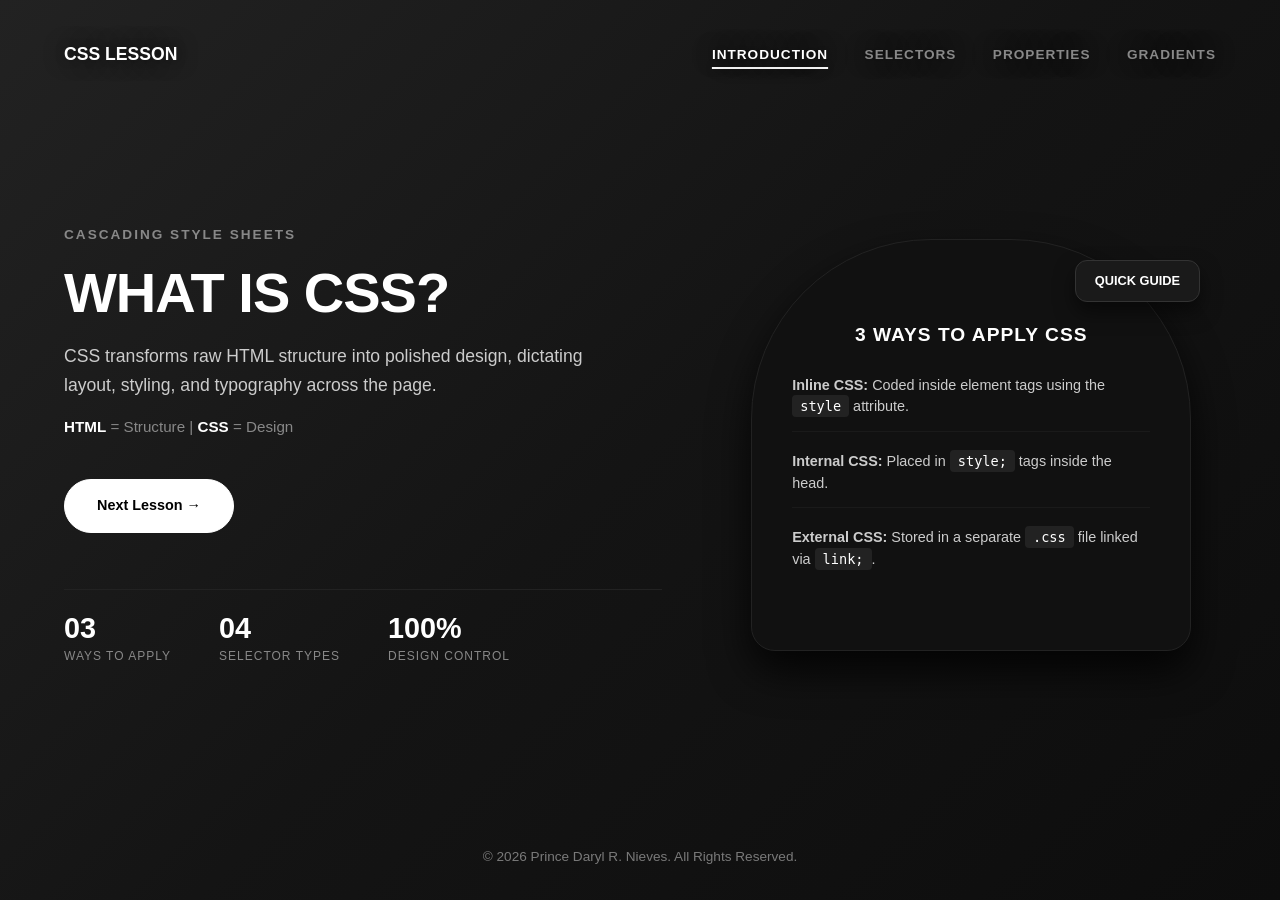
<file: index.html>
<!DOCTYPE html>
<html lang="en">
<head>
    <meta charset="UTF-8">
    <meta name="viewport" content="width=device-width, initial-scale=1.0">
    <title>Introduction - CSS Lesson Part 1 V2</title>
    <link rel="stylesheet" href="css/style.css">
</head>
<body>
    <!-- Header Section -->
    <header class="navbar">
        <div class="logo">
            <h2>CSS LESSON</h2>
        </div>
        <nav class="nav-links">
            <a href="index.html" class="active">INTRODUCTION</a>
            <a href="pages/selectors.html">SELECTORS</a>
            <a href="pages/properties.html">PROPERTIES</a>
            <a href="pages/gradients.html">GRADIENTS</a>
        </nav>
    </header>

    <!-- Main Section -->
    <main class="hero-container">
        <!-- Left Content -->
        <div class="hero-left">
            <p class="tagline">Cascading Style Sheets</p>
            <h1 class="main-title">What is CSS?</h1>
            <p class="description">CSS transforms raw HTML structure into polished design, dictating layout, styling, and typography across the page.</p>
            <p class="sub-description"><strong>HTML</strong> = Structure | <strong>CSS</strong> = Design</p>
            
            <div class="action-group">
                <a href="pages/selectors.html" class="cta-button">Next Lesson →</a>
            </div>

            <!-- Stats Bar -->
            <div class="stats-bar">
                <div class="stat-item">
                    <h4>03</h4>
                    <p>WAYS TO APPLY</p>
                </div>
                <div class="stat-item">
                    <h4>04</h4>
                    <p>SELECTOR TYPES</p>
                </div>
                <div class="stat-item">
                    <h4>100%</h4>
                    <p>DESIGN CONTROL</p>
                </div>
            </div>
        </div>

        <!-- Right Content -->
        <div class="hero-right">
            <div class="preview-card">
                <div class="floating-badge">QUICK GUIDE</div>
                <h3>3 Ways to Apply CSS</h3>
                <ul>
                    <li><strong>Inline CSS:</strong> Coded inside element tags using the <code>style</code> attribute.</li>
                    <li><strong>Internal CSS:</strong> Placed in <code>style;</style></code> tags inside the head.</li>
                    <li><strong>External CSS:</strong> Stored in a separate <code>.css</code> file linked via <code>link;</code>.</li>
                </ul>
            </div>
        </div>
    </main>

    <!-- Footer Section -->
    <footer>
        <p>© 2026 Prince Daryl R. Nieves. All Rights Reserved.</p>
    </footer>
</body>
</html>
</file>
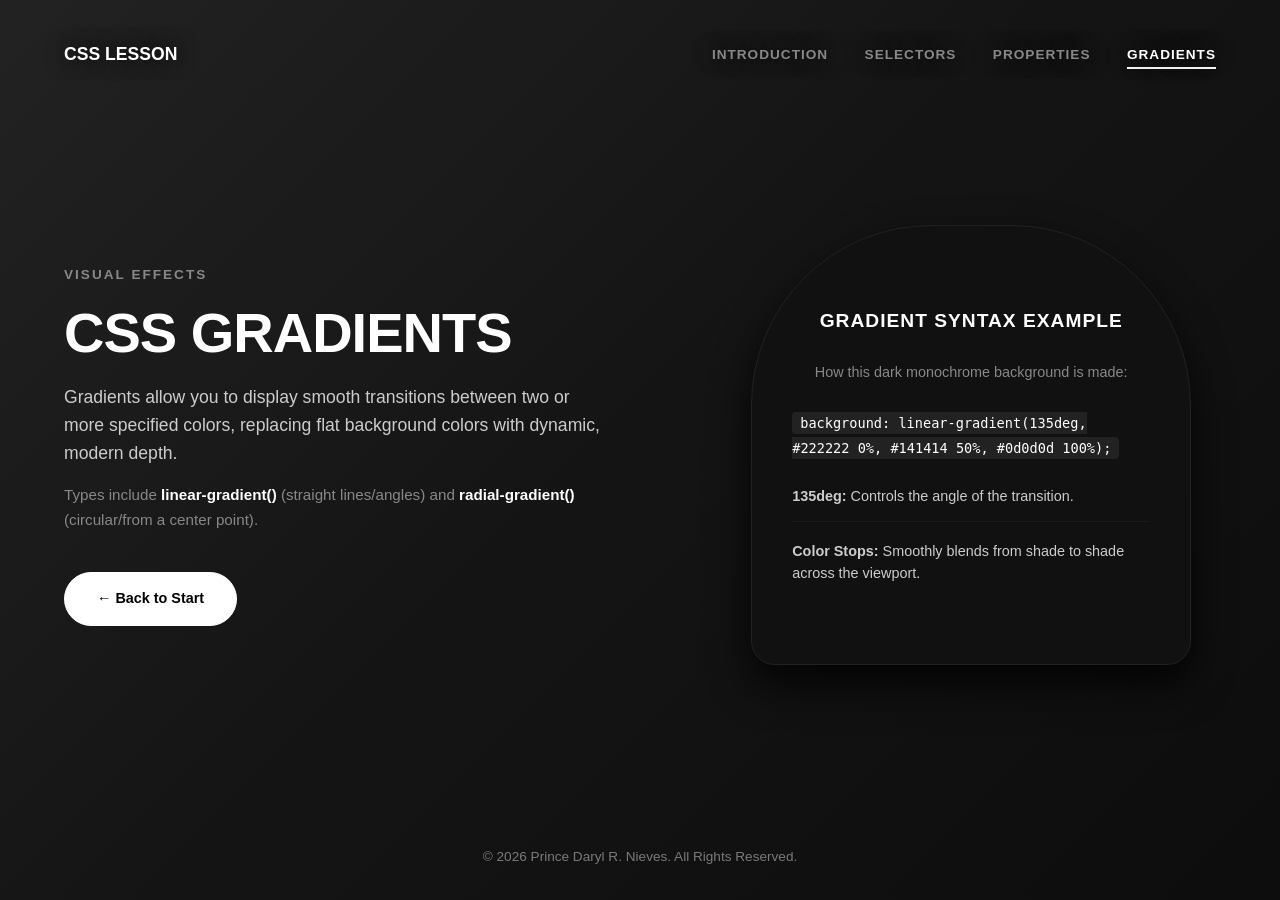
<file: pages/gradients.html>
<!DOCTYPE html>
<html lang="en">
<head>
    <meta charset="UTF-8">
    <meta name="viewport" content="width=device-width, initial-scale=1.0">
    <title>Gradients - CSS Lesson Part 1 V2</title>
    <link rel="stylesheet" href="../css/style.css">
</head>
<body>
    <!-- Header Section -->
    <header class="navbar">
        <div class="logo">
            <h2>CSS LESSON</h2>
        </div>
        <nav class="nav-links">
            <a href="../index.html">Introduction</a>
            <a href="selectors.html">Selectors</a>
            <a href="properties.html">Properties</a>
            <a href="gradients.html" class="active">Gradients</a>
        </nav>
    </header>

    <!-- Main Section -->
    <main class="hero-container">
        <!-- Left Content -->
        <div class="hero-left">
            <p class="tagline">Visual Effects</p>
            <h1 class="main-title">CSS Gradients</h1>
            <p class="description">Gradients allow you to display smooth transitions between two or more specified colors, replacing flat background colors with dynamic, modern depth.</p>
            <p class="sub-description">Types include <strong>linear-gradient()</strong> (straight lines/angles) and <strong>radial-gradient()</strong> (circular/from a center point).</p>
            <a href="../index.html" class="cta-button">← Back to Start</a>
        </div>

        <!-- Right Content -->
        <div class="hero-right">
            <div class="preview-card">
                <h3>Gradient Syntax Example</h3>
                <p>How this dark monochrome background is made:</p>
                <br>
                <code>background: linear-gradient(135deg, #222222 0%, #141414 50%, #0d0d0d 100%);</code>
                <br><br>
                <ul>
                    <li><strong>135deg:</strong> Controls the angle of the transition.</li>
                    <li><strong>Color Stops:</strong> Smoothly blends from shade to shade across the viewport.</li>
                </ul>
            </div>
        </div>
    </main>

    <!-- Footer Section -->
    <footer>
        <p>© 2026 Prince Daryl R. Nieves. All Rights Reserved.</p>
    </footer>
</body>
</html>
</file>
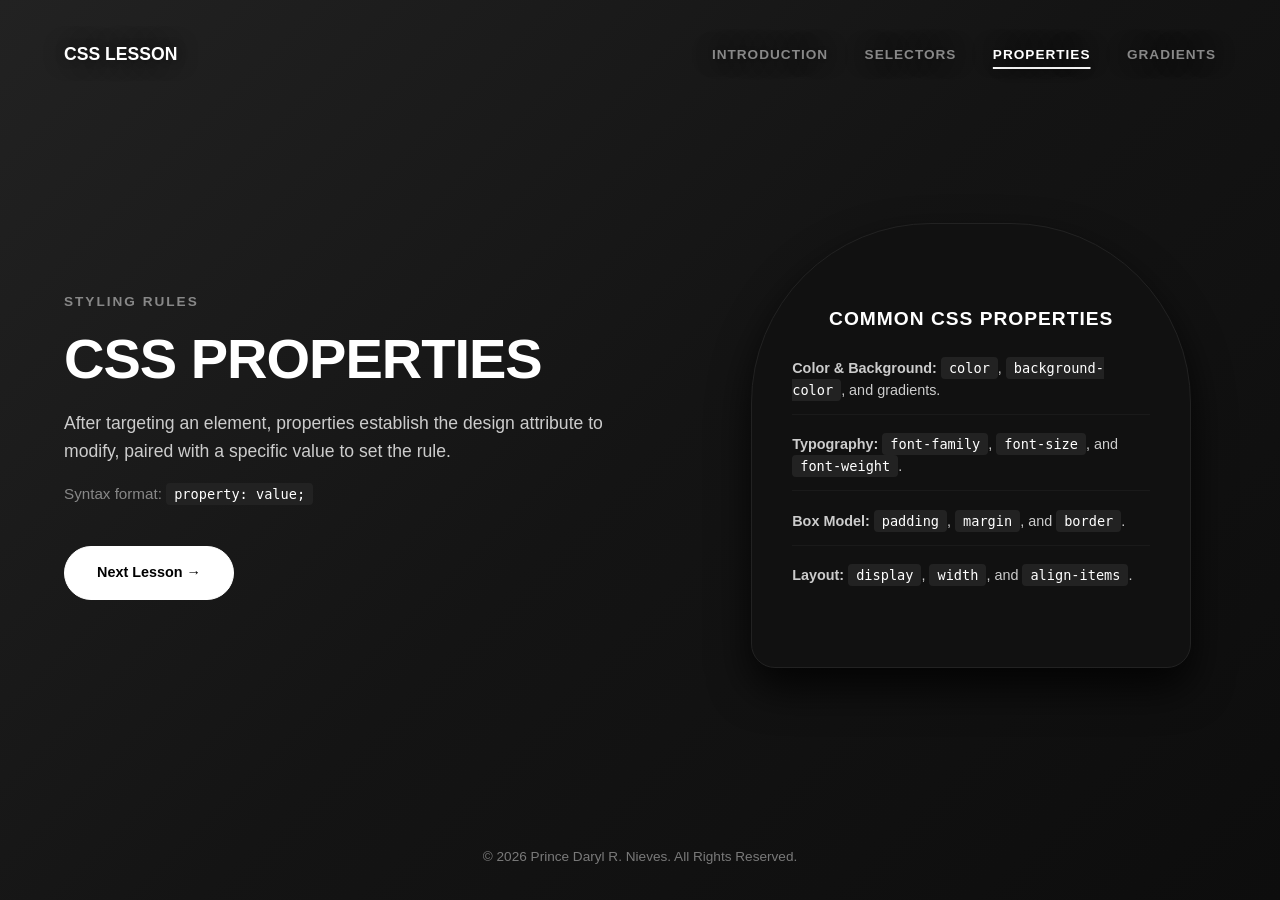
<file: pages/properties.html>
<!DOCTYPE html>
<html lang="en">
<head>
    <meta charset="UTF-8">
    <meta name="viewport" content="width=device-width, initial-scale=1.0">
    <title>Properties - CSS Lesson Part 1 V2</title>
    <link rel="stylesheet" href="../css/style.css">
</head>
<body>
    <!-- Header Section -->
    <header class="navbar">
        <div class="logo">
            <h2>CSS LESSON</h2>
        </div>
        <nav class="nav-links">
            <a href="../index.html">Introduction</a>
            <a href="selectors.html">Selectors</a>
            <a href="properties.html" class="active">Properties</a>
            <a href="gradients.html">Gradients</a>
        </nav>
    </header>

    <!-- Main Section -->
    <main class="hero-container">
        <!-- Left Content -->
        <div class="hero-left">
            <p class="tagline">Styling Rules</p>
            <h1 class="main-title">CSS Properties</h1>
            <p class="description">After targeting an element, properties establish the design attribute to modify, paired with a specific value to set the rule.</p>
            <p class="sub-description">Syntax format: <code>property: value;</code></p>
            <a href="gradients.html" class="cta-button">Next Lesson →</a>
        </div>

        <!-- Right Content -->
        <div class="hero-right">
            <div class="preview-card">
                <h3>Common CSS Properties</h3>
                <ul>
                    <li><strong>Color & Background:</strong> <code>color</code>, <code>background-color</code>, and gradients.</li>
                    <li><strong>Typography:</strong> <code>font-family</code>, <code>font-size</code>, and <code>font-weight</code>.</li>
                    <li><strong>Box Model:</strong> <code>padding</code>, <code>margin</code>, and <code>border</code>.</li>
                    <li><strong>Layout:</strong> <code>display</code>, <code>width</code>, and <code>align-items</code>.</li>
                </ul>
            </div>
        </div>
    </main>

    <!-- Footer Section -->
    <footer>
        <p>© 2026 Prince Daryl R. Nieves. All Rights Reserved.</p>
    </footer>
</body>
</html>
</file>
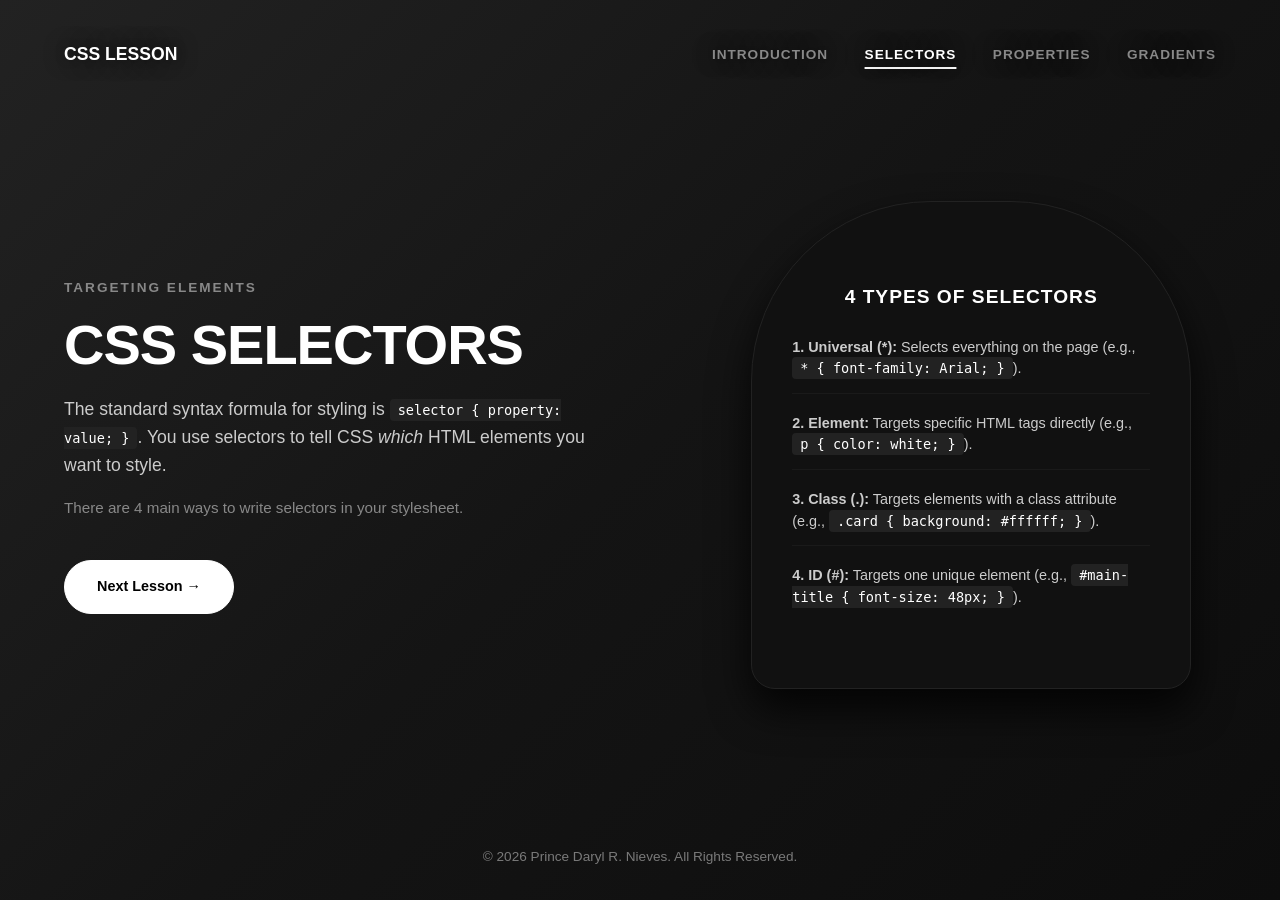
<file: pages/selectors.html>
<!DOCTYPE html>
<html lang="en">
<head>
    <meta charset="UTF-8">
    <meta name="viewport" content="width=device-width, initial-scale=1.0">
    <title>Selectors - CSS Lesson Part 1 V2</title>
    <link rel="stylesheet" href="../css/style.css">
</head>
<body>
    <!-- Header Section -->
    <header class="navbar">
        <div class="logo">
            <h2>CSS LESSON</h2>
        </div>
        <nav class="nav-links">
            <a href="../index.html">Introduction</a>
            <a href="selectors.html" class="active">Selectors</a>
            <a href="properties.html">Properties</a>
            <a href="gradients.html">Gradients</a>
        </nav>
    </header>

    <!-- Main Section -->
    <main class="hero-container">
        <!-- Left Content -->
        <div class="hero-left">
            <p class="tagline">Targeting Elements</p>
            <h1 class="main-title">CSS Selectors</h1>
            <p class="description">The standard syntax formula for styling is <code>selector { property: value; }</code>. You use selectors to tell CSS <em>which</em> HTML elements you want to style.</p>
            <p class="sub-description">There are 4 main ways to write selectors in your stylesheet.</p>
            <a href="properties.html" class="cta-button">Next Lesson →</a>
        </div>

        <!-- Right Content -->
        <div class="hero-right">
            <div class="preview-card">
                <h3>4 Types of Selectors</h3>
                <ul>
                    <li><strong>1. Universal (*):</strong> Selects everything on the page (e.g., <code>* { font-family: Arial; }</code>).</li>
                    <li><strong>2. Element:</strong> Targets specific HTML tags directly (e.g., <code>p { color: white; }</code>).</li>
                    <li><strong>3. Class (.):</strong> Targets elements with a class attribute (e.g., <code>.card { background: #ffffff; }</code>).</li>
                    <li><strong>4. ID (#):</strong> Targets one unique element (e.g., <code>#main-title { font-size: 48px; }</code>).</li>
                </ul>
            </div>
        </div>
    </main>

    <!-- Footer Section -->
    <footer>
        <p>© 2026 Prince Daryl R. Nieves. All Rights Reserved.</p>
    </footer>
</body>
</html>
</file>
<file: css/style.css>
/* Universal Styles */
* {
    margin: 0;
    padding: 0;
    box-sizing: border-box;
    font-family: Arial, Helvetica, sans-serif;
}

/* Body Styles */
body {
    background: linear-gradient(135deg, #222222 0%, #141414 50%, #0d0d0d 100%);
    color: #e0e0e0;
    line-height: 1.6;
    min-height: 100vh;
    display: flex;
    flex-direction: column;
}

/* Navigation Styles */
.navbar {
    position: sticky;
    top: 0;
    z-index: 1000;
    display: flex;
    justify-content: space-between;
    align-items: center;
    padding: 2.5rem 4rem;
    background-color: transparent;
    text-shadow: 0 0 20px rgb(0, 0, 0);
}

.logo h2 {
    font-size: 1.1rem;
    font-weight: 800;
    text-transform: uppercase;
    color: #ffffff;
}

.nav-links a {
    color: #888888;
    text-decoration: none;
    margin-left: 2rem;
    font-size: 0.85rem;
    font-weight: 600;
    text-transform: uppercase;
    letter-spacing: 1px;
    transition: color 0.2s ease;
}

.nav-links a:hover,
.nav-links a.active {
    color: #ffffff;
    text-decoration: underline;
    text-underline-offset: 8px;
    text-decoration-thickness: 2px;
}

/* Main Styles */
.hero-container {
    max-width: 1200px;
    width: 90%;
    margin: 2rem auto 4rem auto;
    display: flex;
    align-items: center;
    justify-content: space-between;
    gap: 4rem;
    flex: 1;
}

.hero-left {
    flex: 1.1;
}

.tagline {
    font-size: 0.85rem;
    text-transform: uppercase;
    letter-spacing: 2px;
    color: #888888;
    margin-bottom: 1rem;
    font-weight: 700;
}

.main-title {
    color: #ffffff;
    font-size: 3.5rem;
    font-weight: 900;
    letter-spacing: -1px;
    margin-bottom: 1.2rem;
    line-height: 1.1;
    text-transform: uppercase;
}

.description {
    font-size: 1.1rem;
    color: #cccccc;
    margin-bottom: 1rem;
    line-height: 1.6;
    max-width: 540px;
}

.sub-description {
    font-size: 0.95rem;
    color: #888888;
    margin-bottom: 2.5rem;
}

.sub-description strong {
    color: #ffffff;
}

.action-group {
    display: flex;
    align-items: center;
    gap: 1.5rem;
    margin-bottom: 3.5rem;
}

.cta-button {
    display: inline-block;
    background-color: #ffffff;
    color: #000000;
    padding: 0.9rem 2rem;
    text-decoration: none;
    font-weight: 700;
    font-size: 0.9rem;
    border-radius: 50px;
    transition: all 0.2s ease;
    border: 1px solid #ffffff;
}

.cta-button:hover {
    background-color: transparent;
    color: #ffffff;
}

.stats-bar {
    display: flex;
    gap: 3rem;
    padding-top: 1.5rem;
    border-top: 1px solid #222222;
}

.stat-item h4 {
    font-size: 1.8rem;
    font-weight: 800;
    color: #ffffff;
    line-height: 1;
    margin-bottom: 0.3rem;
}

.stat-item p {
    font-size: 0.75rem;
    text-transform: uppercase;
    letter-spacing: 1px;
    color: #888888;
}

.hero-right {
    flex: 0.9;
    display: flex;
    justify-content: center;
}

.preview-card {
    background: #111111;
    border: 1px solid #222222;
    padding: 3rem 2.5rem;
    border-radius: 180px 180px 24px 24px;
    width: 100%;
    max-width: 440px;
    box-shadow: 0 20px 40px rgba(0, 0, 0, 0.8);
    position: relative;
}

.preview-card h3 {
    text-transform: uppercase;
    font-size: 1.2rem;
    font-weight: 800;
    color: #ffffff;
    margin-top: 2rem;
    margin-bottom: 1.5rem;
    text-align: center;
    letter-spacing: 1px;
}

.preview-card p {
    color: #888888;
    font-size: 0.9rem;
    text-align: center;
}

.preview-card ul {
    list-style: none;
}

.preview-card li {
    margin-bottom: 1.2rem;
    font-size: 0.9rem;
    line-height: 1.5;
    color: #cccccc;
    padding-bottom: 0.8rem;
    border-bottom: 1px solid #1a1a1a;
}

.preview-card li:last-child {
    border-bottom: none;
}

code {
    background: #222222;
    color: #ffffff;
    padding: 3px 8px;
    border-radius: 4px;
    font-family: monospace;
    font-size: 0.85rem;
}

/* Floating Badge */
.floating-badge {
    position: absolute;
    top: 20px;
    right: -10px;
    background-color: #1a1a1a;
    border: 1px solid #333333;
    padding: 0.6rem 1.2rem;
    border-radius: 12px;
    font-size: 0.8rem;
    color: #ffffff;
    box-shadow: 0 10px 20px rgba(0,0,0,0.5);
    font-weight: 600;
}

/* Footer Styles */
footer {
    opacity: 0.5;
    text-align: center;
    padding: 2rem;
    font-size: 0.85rem;
}
</file>
